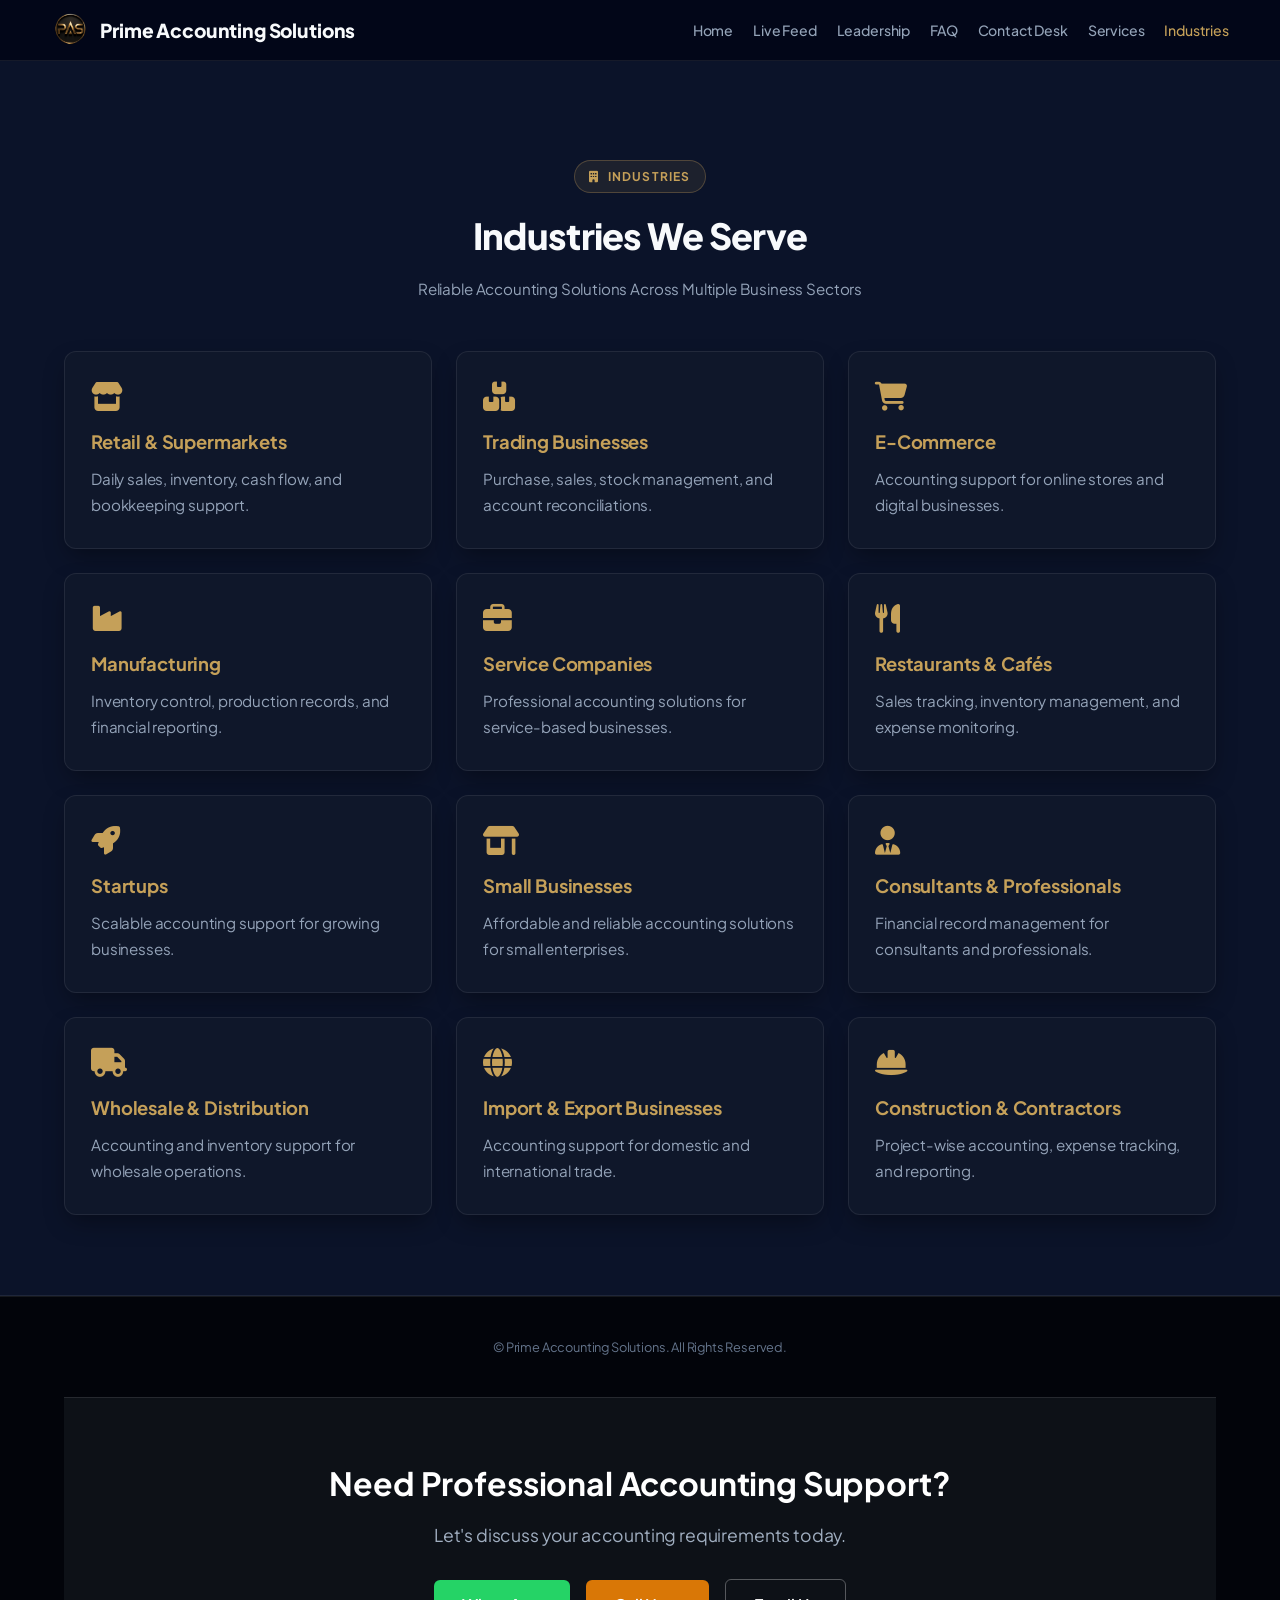
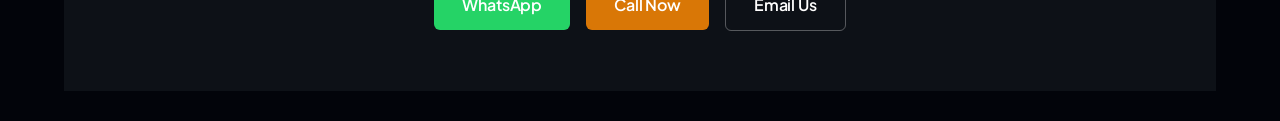
<file: industries.html>
<!DOCTYPE html>
<html lang="en">
<head>
  <meta charset="UTF-8">
  <meta name="viewport" content="width=device-width, initial-scale=1.0">
  <title>Industries We Serve | Prime Accounting Solutions</title>
  <link rel="icon" type="image/png" href="favicon.png">
  <link rel="preconnect" href="https://fonts.googleapis.com">
  <link rel="preconnect" href="https://fonts.gstatic.com" crossorigin>
  <link href="https://fonts.googleapis.com/css2?family=Plus+Jakarta+Sans:wght@300;400;500;600;700;800&family=Inter:wght@300;400;500;600;700&display=swap" rel="stylesheet">
  <link rel="stylesheet" href="https://cdnjs.cloudflare.com/ajax/libs/font-awesome/6.4.0/css/all.min.css">
  <style>
    /* =====================================================
       HIGH-PERFORMANCE MODERN ENTERPRISE THEME
       ===================================================== */
    :root {
      --bg-primary: #020617;
      --bg-secondary: #0B1329;
      --bg-card: #0F172A;
      --bg-card-hover: #1E293B;
      --accent-gold-light: #FDE68A;
      --accent-gold: #C5A059;
      --accent-gold-dark: #8C6A27;
      --text-primary: #F8FAFC;
      --text-secondary: #94A3B8;
      --text-muted: #64748B;
      --border-light: rgba(255, 255, 255, 0.08);
      --border-gold: rgba(197, 160, 89, 0.3);
      --shadow-card: 0 10px 25px -5px rgba(0, 0, 0, 0.4);
      --shadow-gold: 0 10px 25px -5px rgba(197, 160, 89, 0.2);
      --transition: all 0.25s cubic-bezier(0.16, 1, 0.3, 1);
    }
 /* 60 FPS Hardware Acceleration & Rendering Optimizations */
        * {
            margin: 0;
            padding: 0;
            box-sizing: border-box;
            font-family: 'Plus Jakarta Sans', 'Inter', -apple-system, BlinkMacSystemFont, sans-serif;
            -webkit-backface-visibility: hidden;
            backface-visibility: hidden;
        }
    
    * {
      margin: 0;
      padding: 0;
      box-sizing: border-box;
      font-family: 'Plus Jakarta Sans', 'Inter', -apple-system, BlinkMacSystemFont, sans-serif;
      -webkit-backface-visibility: hidden;
      backface-visibility: hidden;
    }

    html {
      scroll-behavior: smooth;
    }

    body {
      background-color: var(--bg-primary);
      color: var(--text-primary);
      line-height: 1.6;
      overflow-x: hidden;
      letter-spacing: -0.01em;
      -webkit-font-smoothing: antialiased;
    }

    p {
      color: var(--text-secondary);
      font-size: 0.95rem;
      line-height: 1.7;
      font-weight: 400;
    }

    strong {
      color: var(--accent-gold);
      font-weight: 600;
    }

    /* Scrollbar */
    ::-webkit-scrollbar { width: 6px; }
    ::-webkit-scrollbar-track { background: var(--bg-primary); }
    ::-webkit-scrollbar-thumb { background: rgba(197, 160, 89, 0.4); border-radius: 10px; }
    ::-webkit-scrollbar-thumb:hover { background: var(--accent-gold); }

    /* Navigation Header */
    header {
      background: rgba(2, 6, 23, 0.9);
      position: fixed;
      width: 100%;
      top: 0;
      z-index: 1000;
      border-bottom: 1px solid var(--border-light);
      padding: 12px 0;
      backdrop-filter: blur(10px);
    }

    nav {
      max-width: 1280px;
      margin: 0 auto;
      display: flex;
      align-items: center;
      justify-content: space-between;
      padding: 0 4%;
    }

    .logo {
      display: flex;
      align-items: center;
      gap: 12px;
      text-decoration: none;
      font-weight: 800;
      font-size: 1.2rem;
      color: var(--text-primary);
    }

    .logo img {
      height: 36px;
      width: auto;
      object-fit: contain;
    }

    .nav-links {
      display: flex;
      align-items: center;
      gap: 20px;
      list-style: none;
    }

    .nav-links a {
      color: var(--text-secondary);
      text-decoration: none;
      font-size: 0.88rem;
      font-weight: 500;
      padding: 6px 0;
      transition: var(--transition);
    }

    .nav-links a:hover,
    .nav-links a.active {
      color: var(--accent-gold);
    }

    /* Section Layout */
    .section-fluid-container {
      width: 100%;
      position: relative;
      border-bottom: 1px solid var(--border-light);
      background: var(--bg-secondary);
      padding-top: 100px; /* Offset for fixed header */
    }

    .section-wrapper {
      padding: 60px 5% 80px 5%;
      max-width: 1280px;
      margin: 0 auto;
      position: relative;
      z-index: 2;
    }

    /* Section Headers */
    .section-header {
      text-align: center;
      margin-bottom: 50px;
    }

    .section-tag {
      display: inline-flex;
      align-items: center;
      gap: 8px;
      padding: 6px 14px;
      margin-bottom: 14px;
      border-radius: 20px;
      background: rgba(197, 160, 89, 0.1);
      border: 1px solid var(--border-gold);
      color: var(--accent-gold);
      font-size: 0.75rem;
      font-weight: 700;
      letter-spacing: 1.2px;
      text-transform: uppercase;
    }

    .section-title {
      font-size: 2.25rem;
      font-weight: 800;
      letter-spacing: -0.02em;
      margin-bottom: 12px;
      color: var(--text-primary);
    }

    .section-subtitle {
      font-size: 0.95rem;
      color: var(--text-secondary);
      max-width: 600px;
      margin: 0 auto;
    }

    /* Grid & Cards Styling */
    .cards-grid {
      display: grid;
      grid-template-columns: repeat(auto-fit, minmax(280px, 1fr));
      gap: 24px;
    }

    .premium-glass-card {
      background: var(--bg-card);
      border: 1px solid var(--border-light);
      border-radius: 12px;
      padding: 30px 26px;
      box-shadow: var(--shadow-card);
      transition: var(--transition);
      position: relative;
      cursor: pointer;
    }

    .premium-glass-card:hover {
      transform: translateY(-4px);
      border-color: var(--border-gold);
      background: var(--bg-card-hover);
    }

    .card i {
      font-size: 1.8rem;
      color: var(--accent-gold);
      margin-bottom: 16px;
      display: inline-block;
    }

    .card h3 {
      font-size: 1.15rem;
      margin-bottom: 10px;
      font-weight: 700;
      color: var(--accent-gold);
    }

    /* Footer Interface */
    footer {
      background-color: #02040A;
      padding: 40px 5% 30px 5%;
      border-top: 1px solid var(--border-light);
    }

    .footer-content {
      max-width: 1280px;
      margin: 0 auto;
      text-align: center;
    }

    .footer-bottom {
      color: var(--text-muted);
      font-size: 0.8rem;
    }

    /* Responsive Breakpoints */
    @media (max-width: 992px) {
      nav {
        flex-direction: column;
        gap: 12px;
        padding: 0 2%;
      }
    }

    @media (max-width: 768px) {
      .nav-links {
        gap: 10px;
        flex-wrap: wrap;
        justify-content: center;
      }
      .section-wrapper {
        padding: 40px 4% 40px 4%;
      }
      .section-title {
        font-size: 1.75rem;
      }
    }
    /* Need Professional Accounting Support Section */
.support-section {
  background-color: #0d1117; /* Dark background matching your theme */
  border-top: 1px solid rgba(255, 255, 255, 0.1);
  padding: 60px 20px;
  text-align: center;
  margin-top: 40px;
}

.support-section .container {
  max-width: 800px;
  margin: 0 auto;
}

.support-section h2 {
  font-size: 2rem;
  font-weight: 700;
  color: #ffffff;
  margin-bottom: 12px;
}

.support-section p {
  font-size: 1.1rem;
  color: #a0aec0;
  margin-bottom: 28px;
}

/* Button Layout & Styling */
.support-buttons {
  display: flex;
  justify-content: center;
  align-items: center;
  gap: 16px;
  flex-wrap: wrap;
}

.support-buttons .btn {
  display: inline-block;
  padding: 12px 28px;
  font-size: 1rem;
  font-weight: 600;
  text-decoration: none;
  border-radius: 6px;
  transition: all 0.3s ease;
}

/* Individual Button Colors */
.whatsapp-btn {
  background-color: #25d366;
  color: #ffffff !important;
}

.whatsapp-btn:hover {
  background-color: #1eb954;
  transform: translateY(-2px);
}

.call-btn {
  background-color: #d97706; /* Gold/Orange primary color */
  color: #ffffff !important;
}

.call-btn:hover {
  background-color: #b45309;
  transform: translateY(-2px);
}

.email-btn {
  background-color: transparent;
  color: #ffffff !important;
  border: 1px solid rgba(255, 255, 255, 0.3);
}

.email-btn:hover {
  background-color: rgba(255, 255, 255, 0.1);
  border-color: #ffffff;
  transform: translateY(-2px);
}
  </style>
</head>
<body>

  <!-- Navigation Header -->
  <header>
    <nav>
      <a href="index.html" class="logo">
        <img src="Logo.png" alt="Prime Accounting Solutions Logo" onerror="this.style.display='none';"> 
        Prime Accounting Solutions
      </a>
      <ul class="nav-links">
        <li><a href="index.html">Home</a></li>
        <li><a href="index.html#feed">Live Feed</a></li>
        <li><a href="index.html#founder">Leadership</a></li>
        <li><a href="index.html#faq">FAQ</a></li>
        <li><a href="index.html#contact">Contact Desk</a></li>
        <li><a href="services.html">Services</a></li>
        <li><a href="industries.html" class="active">Industries</a></li>
      </ul>
    </nav>
  </header>

  <!-- Industries Main Section -->
  <div class="section-fluid-container" id="industries-fluid">
    <section class="section-wrapper" id="industries">
      <div class="section-header">
        <div class="section-tag"><i class="fa-solid fa-building"></i> Industries</div>
        <div class="section-title">Industries We Serve</div>
        <div class="section-subtitle">Reliable Accounting Solutions Across Multiple Business Sectors</div>
      </div>

      <div class="cards-grid">
        <div class="premium-glass-card card industry-card" data-industry="Retail & Supermarkets" onclick="trackIndustryClick('Retail & Supermarkets')">
          <i class="fa-solid fa-store"></i>
          <h3>Retail &amp; Supermarkets</h3>
          <p>Daily sales, inventory, cash flow, and bookkeeping support.</p>
        </div>

        <div class="premium-glass-card card industry-card" data-industry="Trading Businesses" onclick="trackIndustryClick('Trading Businesses')">
          <i class="fa-solid fa-boxes-stacked"></i>
          <h3>Trading Businesses</h3>
          <p>Purchase, sales, stock management, and account reconciliations.</p>
        </div>

        <div class="premium-glass-card card industry-card" data-industry="E-Commerce" onclick="trackIndustryClick('E-Commerce')">
          <i class="fa-solid fa-cart-shopping"></i>
          <h3>E-Commerce</h3>
          <p>Accounting support for online stores and digital businesses.</p>
        </div>

        <div class="premium-glass-card card industry-card" data-industry="Manufacturing" onclick="trackIndustryClick('Manufacturing')">
          <i class="fa-solid fa-industry"></i>
          <h3>Manufacturing</h3>
          <p>Inventory control, production records, and financial reporting.</p>
        </div>

        <div class="premium-glass-card card industry-card" data-industry="Service Companies" onclick="trackIndustryClick('Service Companies')">
          <i class="fa-solid fa-briefcase"></i>
          <h3>Service Companies</h3>
          <p>Professional accounting solutions for service-based businesses.</p>
        </div>

        <div class="premium-glass-card card industry-card" data-industry="Restaurants & Cafés" onclick="trackIndustryClick('Restaurants & Cafés')">
          <i class="fa-solid fa-utensils"></i>
          <h3>Restaurants &amp; Cafés</h3>
          <p>Sales tracking, inventory management, and expense monitoring.</p>
        </div>

        <div class="premium-glass-card card industry-card" data-industry="Startups" onclick="trackIndustryClick('Startups')">
          <i class="fa-solid fa-rocket"></i>
          <h3>Startups</h3>
          <p>Scalable accounting support for growing businesses.</p>
        </div>

        <div class="premium-glass-card card industry-card" data-industry="Small Businesses" onclick="trackIndustryClick('Small Businesses')">
          <i class="fa-solid fa-shop"></i>
          <h3>Small Businesses</h3>
          <p>Affordable and reliable accounting solutions for small enterprises.</p>
        </div>

        <div class="premium-glass-card card industry-card" data-industry="Consultants & Professionals" onclick="trackIndustryClick('Consultants & Professionals')">
          <i class="fa-solid fa-user-tie"></i>
          <h3>Consultants &amp; Professionals</h3>
          <p>Financial record management for consultants and professionals.</p>
        </div>

        <div class="premium-glass-card card industry-card" data-industry="Wholesale & Distribution" onclick="trackIndustryClick('Wholesale & Distribution')">
          <i class="fa-solid fa-truck"></i>
          <h3>Wholesale &amp; Distribution</h3>
          <p>Accounting and inventory support for wholesale operations.</p>
        </div>

        <div class="premium-glass-card card industry-card" data-industry="Import & Export Businesses" onclick="trackIndustryClick('Import & Export Businesses')">
          <i class="fa-solid fa-globe"></i>
          <h3>Import &amp; Export Businesses</h3>
          <p>Accounting support for domestic and international trade.</p>
        </div>

        <div class="premium-glass-card card industry-card" data-industry="Construction & Contractors" onclick="trackIndustryClick('Construction & Contractors')">
          <i class="fa-solid fa-hard-hat"></i>
          <h3>Construction &amp; Contractors</h3>
          <p>Project-wise accounting, expense tracking, and reporting.</p>
        </div>
      </div>
    </section>
  </div>

  <!-- Footer -->
  <footer>
    <div class="footer-content">
      <div class="footer-bottom">
        &copy; Prime Accounting Solutions. All Rights Reserved.
      </div>
    </div>
    <!-- Need Professional Accounting Support Section -->
<section class="support-section">
  <div class="container">
    <h2>Need Professional Accounting Support?</h2>
    <p>Let's discuss your accounting requirements today.</p>
    <div class="support-buttons">
      <a href="https://wa.me/" class="btn whatsapp-btn">WhatsApp</a>
      <a href="tel:" class="btn call-btn">Call Now</a>
      <a href="mailto:" class="btn email-btn">Email Us</a>
    </div>
  </div>
</section>
  </footer>

  <script>
    function trackIndustryClick(industryName) {
      if (typeof gtag === 'function') {
        gtag('event', 'select_content', {
          content_type: 'industry',
          item_id: industryName
        });
      }
    }
  </script>
</body>
</html>
</file>
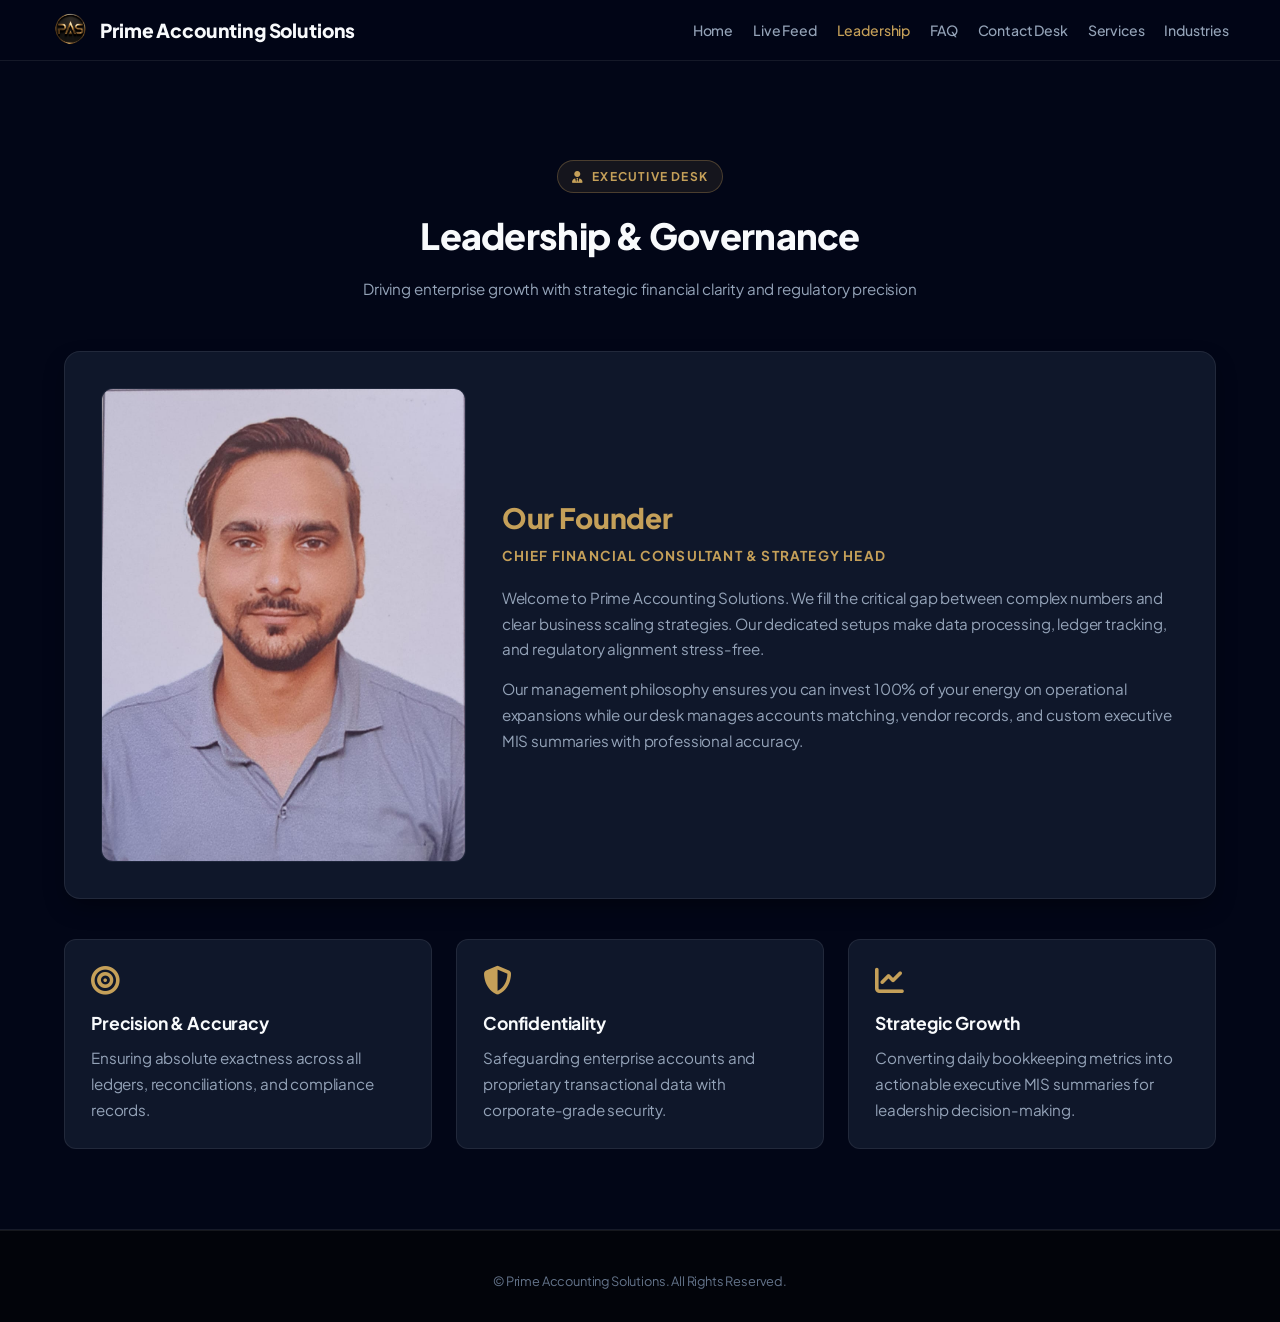
<file: leadership.html>
<!DOCTYPE html>
<html lang="en">
<head>
  <meta charset="UTF-8">
  <meta name="viewport" content="width=device-width, initial-scale=1.0">
  <title>Leadership & Vision | Prime Accounting Solutions</title>
  <link rel="icon" type="image/png" href="favicon.png">
  <link rel="preconnect" href="https://fonts.googleapis.com">
  <link rel="preconnect" href="https://fonts.gstatic.com" crossorigin>
  <link href="https://fonts.googleapis.com/css2?family=Plus+Jakarta+Sans:wght@300;400;500;600;700;800&family=Inter:wght@300;400;500;600;700&display=swap" rel="stylesheet">
  <link rel="stylesheet" href="https://cdnjs.cloudflare.com/ajax/libs/font-awesome/6.4.0/css/all.min.css">
  <style>
    /* =====================================================
       HIGH-PERFORMANCE MODERN ENTERPRISE THEME
       ===================================================== */
    :root {
      --bg-primary: #020617;
      --bg-secondary: #0B1329;
      --bg-card: #0F172A;
      --bg-card-hover: #1E293B;
      --accent-gold-light: #FDE68A;
      --accent-gold: #C5A059;
      --accent-gold-dark: #8C6A27;
      --text-primary: #F8FAFC;
      --text-secondary: #94A3B8;
      --text-muted: #64748B;
      --border-light: rgba(255, 255, 255, 0.08);
      --border-gold: rgba(197, 160, 89, 0.3);
      --shadow-card: 0 10px 25px -5px rgba(0, 0, 0, 0.4);
      --shadow-gold: 0 10px 25px -5px rgba(197, 160, 89, 0.2);
      --transition: all 0.25s cubic-bezier(0.16, 1, 0.3, 1);
    }

    * {
      margin: 0;
      padding: 0;
      box-sizing: border-box;
      font-family: 'Plus Jakarta Sans', 'Inter', -apple-system, BlinkMacSystemFont, sans-serif;
      -webkit-backface-visibility: hidden;
      backface-visibility: hidden;
    }

    html {
      scroll-behavior: smooth;
    }

    body {
      background-color: var(--bg-primary);
      color: var(--text-primary);
      line-height: 1.6;
      overflow-x: hidden;
      letter-spacing: -0.01em;
      -webkit-font-smoothing: antialiased;
    }

    p {
      color: var(--text-secondary);
      font-size: 0.95rem;
      line-height: 1.7;
      font-weight: 400;
      margin-bottom: 14px;
    }

    p:last-child {
      margin-bottom: 0;
    }

    strong {
      color: var(--accent-gold);
      font-weight: 600;
    }

    /* Scrollbar */
    ::-webkit-scrollbar { width: 6px; }
    ::-webkit-scrollbar-track { background: var(--bg-primary); }
    ::-webkit-scrollbar-thumb { background: rgba(197, 160, 89, 0.4); border-radius: 10px; }
    ::-webkit-scrollbar-thumb:hover { background: var(--accent-gold); }

    /* Navigation Header */
    header {
      background: rgba(2, 6, 23, 0.9);
      position: fixed;
      width: 100%;
      top: 0;
      z-index: 1000;
      border-bottom: 1px solid var(--border-light);
      padding: 12px 0;
      backdrop-filter: blur(10px);
    }

    nav {
      max-width: 1280px;
      margin: 0 auto;
      display: flex;
      align-items: center;
      justify-content: space-between;
      padding: 0 4%;
    }

    .logo {
      display: flex;
      align-items: center;
      gap: 12px;
      text-decoration: none;
      font-weight: 800;
      font-size: 1.2rem;
      color: var(--text-primary);
    }

    .logo img {
      height: 36px;
      width: auto;
      object-fit: contain;
    }

    .nav-links {
      display: flex;
      align-items: center;
      gap: 20px;
      list-style: none;
    }

    .nav-links a {
      color: var(--text-secondary);
      text-decoration: none;
      font-size: 0.88rem;
      font-weight: 500;
      padding: 6px 0;
      transition: var(--transition);
    }

    .nav-links a:hover,
    .nav-links a.active {
      color: var(--accent-gold);
    }

    /* Main Container Layout */
    .section-fluid-container {
      width: 100%;
      position: relative;
      border-bottom: 1px solid var(--border-light);
      background: var(--bg-primary);
      padding-top: 100px; /* Header Offset */
    }

    .section-wrapper {
      padding: 60px 5% 80px 5%;
      max-width: 1280px;
      margin: 0 auto;
      position: relative;
      z-index: 2;
    }

    /* Section Headers */
    .section-header {
      text-align: center;
      margin-bottom: 50px;
    }

    .section-tag {
      display: inline-flex;
      align-items: center;
      gap: 8px;
      padding: 6px 14px;
      margin-bottom: 14px;
      border-radius: 20px;
      background: rgba(197, 160, 89, 0.1);
      border: 1px solid var(--border-gold);
      color: var(--accent-gold);
      font-size: 0.75rem;
      font-weight: 700;
      letter-spacing: 1.2px;
      text-transform: uppercase;
    }

    .section-title {
      font-size: 2.25rem;
      font-weight: 800;
      letter-spacing: -0.02em;
      margin-bottom: 12px;
      color: var(--text-primary);
    }

    .section-subtitle {
      font-size: 0.95rem;
      color: var(--text-secondary);
      max-width: 600px;
      margin: 0 auto;
    }

    /* Founder Corporate Card Grid */
    .founder-grid {
      display: grid;
      grid-template-columns: 0.7fr 1.3fr;
      gap: 36px;
      align-items: center;
      background: var(--bg-card);
      border: 1px solid var(--border-light);
      padding: 36px;
      border-radius: 16px;
      box-shadow: var(--shadow-card);
      transition: var(--transition);
    }

    .founder-grid:hover {
      border-color: var(--border-gold);
    }

    .founder-img-wrapper {
      width: 100%;
      border-radius: 12px;
      overflow: hidden;
      border: 1px solid var(--border-light);
      background: var(--bg-secondary);
    }

    .founder-img-wrapper img {
      width: 100%;
      height: auto;
      display: block;
      object-fit: cover;
      transition: var(--transition);
    }

    .founder-grid:hover .founder-img-wrapper img {
      transform: scale(1.02);
    }

    .founder-details h3 {
      font-size: 1.75rem;
      font-weight: 800;
      margin-bottom: 4px;
      color: var(--accent-gold);
    }

    .founder-details .designation {
      color: var(--accent-gold);
      font-weight: 700;
      margin-bottom: 18px;
      font-size: 0.85rem;
      text-transform: uppercase;
      letter-spacing: 1.2px;
    }

    /* Core Pillars Cards */
    .pillars-grid {
      display: grid;
      grid-template-columns: repeat(auto-fit, minmax(280px, 1fr));
      gap: 24px;
      margin-top: 40px;
    }

    .pillar-card {
      background: var(--bg-card);
      border: 1px solid var(--border-light);
      border-radius: 12px;
      padding: 26px;
      transition: var(--transition);
    }

    .pillar-card:hover {
      transform: translateY(-4px);
      border-color: var(--border-gold);
      background: var(--bg-card-hover);
    }

    .pillar-card i {
      font-size: 1.8rem;
      color: var(--accent-gold);
      margin-bottom: 14px;
    }

    .pillar-card h4 {
      font-size: 1.1rem;
      color: var(--text-primary);
      font-weight: 700;
      margin-bottom: 8px;
    }

    /* Footer Interface */
    footer {
      background-color: #02040A;
      padding: 40px 5% 30px 5%;
      border-top: 1px solid var(--border-light);
    }

    .footer-content {
      max-width: 1280px;
      margin: 0 auto;
      text-align: center;
    }

    .footer-bottom {
      color: var(--text-muted);
      font-size: 0.8rem;
    }

    /* Media Queries */
    @media (max-width: 992px) {
      nav {
        flex-direction: column;
        gap: 12px;
        padding: 0 2%;
      }
      .founder-grid {
        grid-template-columns: 1fr;
        gap: 24px;
        padding: 24px;
      }
      .founder-img-wrapper {
        max-width: 280px;
        margin: 0 auto;
      }
    }

    @media (max-width: 768px) {
      .nav-links {
        gap: 10px;
        flex-wrap: wrap;
        justify-content: center;
      }
      .section-wrapper {
        padding: 40px 4% 40px 4%;
      }
      .section-title {
        font-size: 1.75rem;
      }
    }
       /* 60 FPS Hardware Acceleration & Rendering Optimizations */
        * {
            margin: 0;
            padding: 0;
            box-sizing: border-box;
            font-family: 'Plus Jakarta Sans', 'Inter', -apple-system, BlinkMacSystemFont, sans-serif;
            -webkit-backface-visibility: hidden;
            backface-visibility: hidden;
        }
  </style>
</head>
<body>

  <!-- Navigation Header -->
  <header>
    <nav>
      <a href="index.html" class="logo">
        <img src="Logo.png" alt="Prime Accounting Solutions Logo" onerror="this.style.display='none';"> 
        Prime Accounting Solutions
      </a>
      <ul class="nav-links">
        <li><a href="index.html">Home</a></li>
        <li><a href="index.html#feed">Live Feed</a></li>
        <li><a href="leadership.html" class="active">Leadership</a></li>
        <li><a href="index.html#faq">FAQ</a></li>
        <li><a href="index.html#contact">Contact Desk</a></li>
        <li><a href="services.html">Services</a></li>
        <li><a href="industries.html">Industries</a></li>
      </ul>
    </nav>
  </header>

  <!-- Leadership Main Section -->
  <div class="section-fluid-container" id="founder-fluid">
    <section class="section-wrapper" id="founder">
      <div class="section-header">
        <div class="section-tag"><i class="fa-solid fa-user-tie"></i> Executive Desk</div>
        <div class="section-title">Leadership & Governance</div>
        <div class="section-subtitle">Driving enterprise growth with strategic financial clarity and regulatory precision</div>
      </div>

      <div class="founder-grid">
        <div class="founder-img-wrapper">
          <img src="IMG-20250813-WA0000.jpg" alt="Founder Picture" onerror="this.src='https://images.unsplash.com/photo-1560250097-0b93528c311a?auto=format&fit=crop&w=600&q=80';">
        </div>
        <div class="founder-details">
          <h3>Our Founder</h3>
          <div class="designation">Chief Financial Consultant & Strategy Head</div>
          <p>Welcome to Prime Accounting Solutions. We fill the critical gap between complex numbers and clear business scaling strategies. Our dedicated setups make data processing, ledger tracking, and regulatory alignment stress-free.</p>
          <p>Our management philosophy ensures you can invest 100% of your energy on operational expansions while our desk manages accounts matching, vendor records, and custom executive MIS summaries with professional accuracy.</p>
        </div>
      </div>

      <!-- Core Leadership Values -->
      <div class="pillars-grid">
        <div class="pillar-card">
          <i class="fa-solid fa-bullseye"></i>
          <h4>Precision &amp; Accuracy</h4>
          <p>Ensuring absolute exactness across all ledgers, reconciliations, and compliance records.</p>
        </div>
        <div class="pillar-card">
          <i class="fa-solid fa-shield-halved"></i>
          <h4>Confidentiality</h4>
          <p>Safeguarding enterprise accounts and proprietary transactional data with corporate-grade security.</p>
        </div>
        <div class="pillar-card">
          <i class="fa-solid fa-chart-line"></i>
          <h4>Strategic Growth</h4>
          <p>Converting daily bookkeeping metrics into actionable executive MIS summaries for leadership decision-making.</p>
        </div>
      </div>
    </section>
  </div>

  <!-- Footer Interface -->
  <footer>
    <div class="footer-content">
      <div class="footer-bottom">
        &copy; Prime Accounting Solutions. All Rights Reserved.
      </div>
    </div>
  </footer>

</body>
</html>
</file>
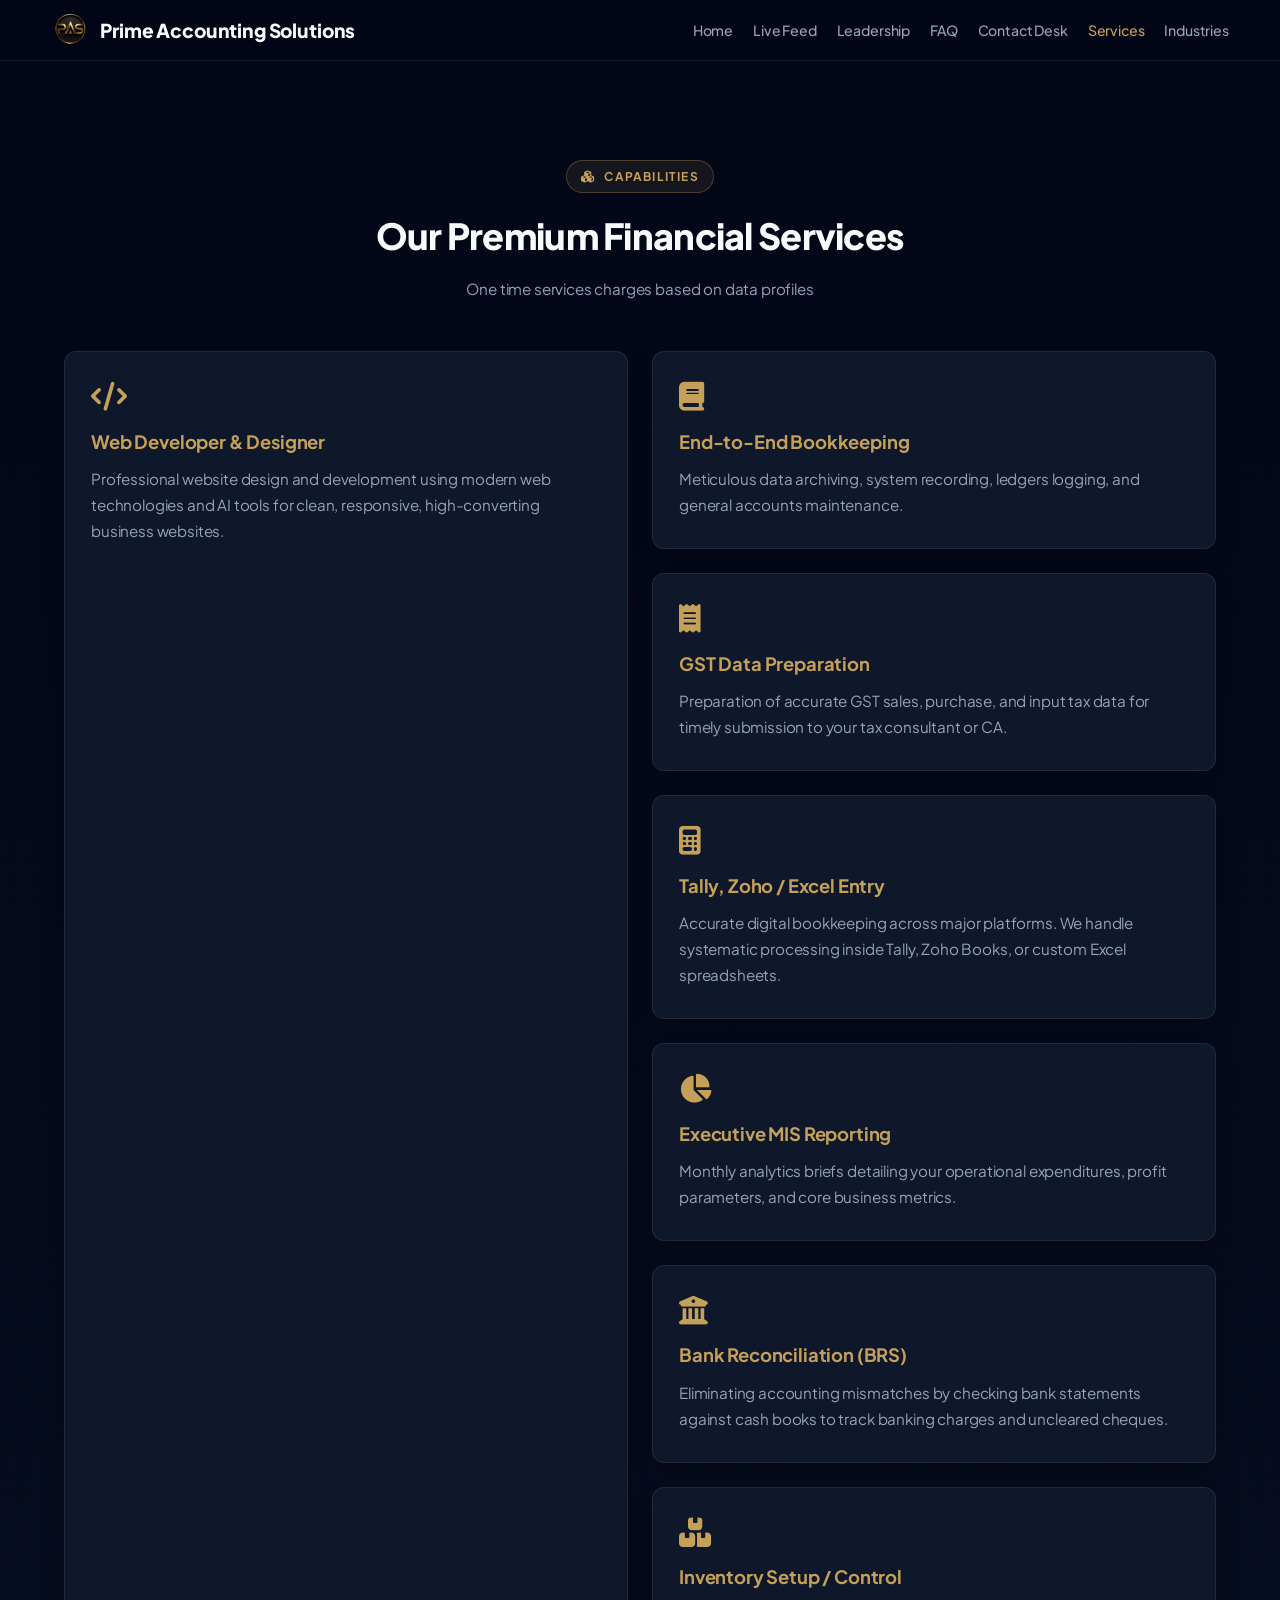
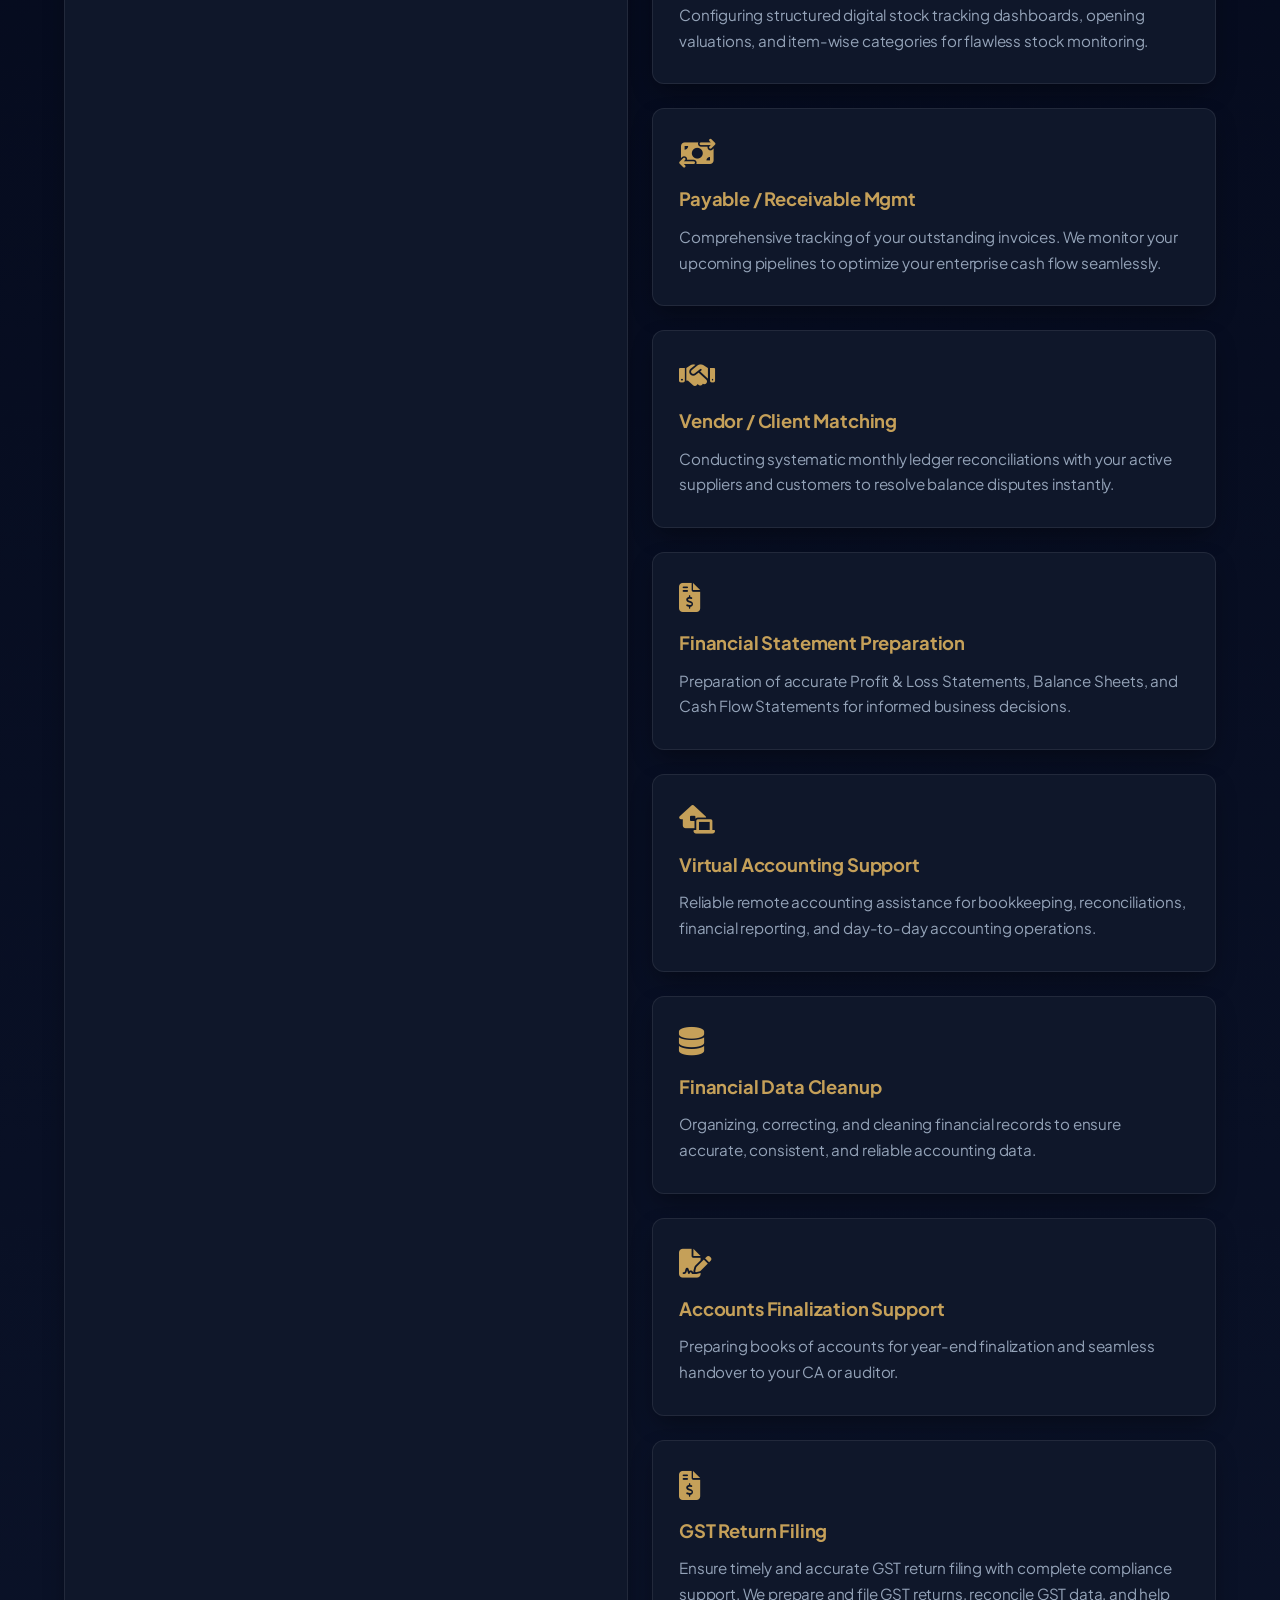
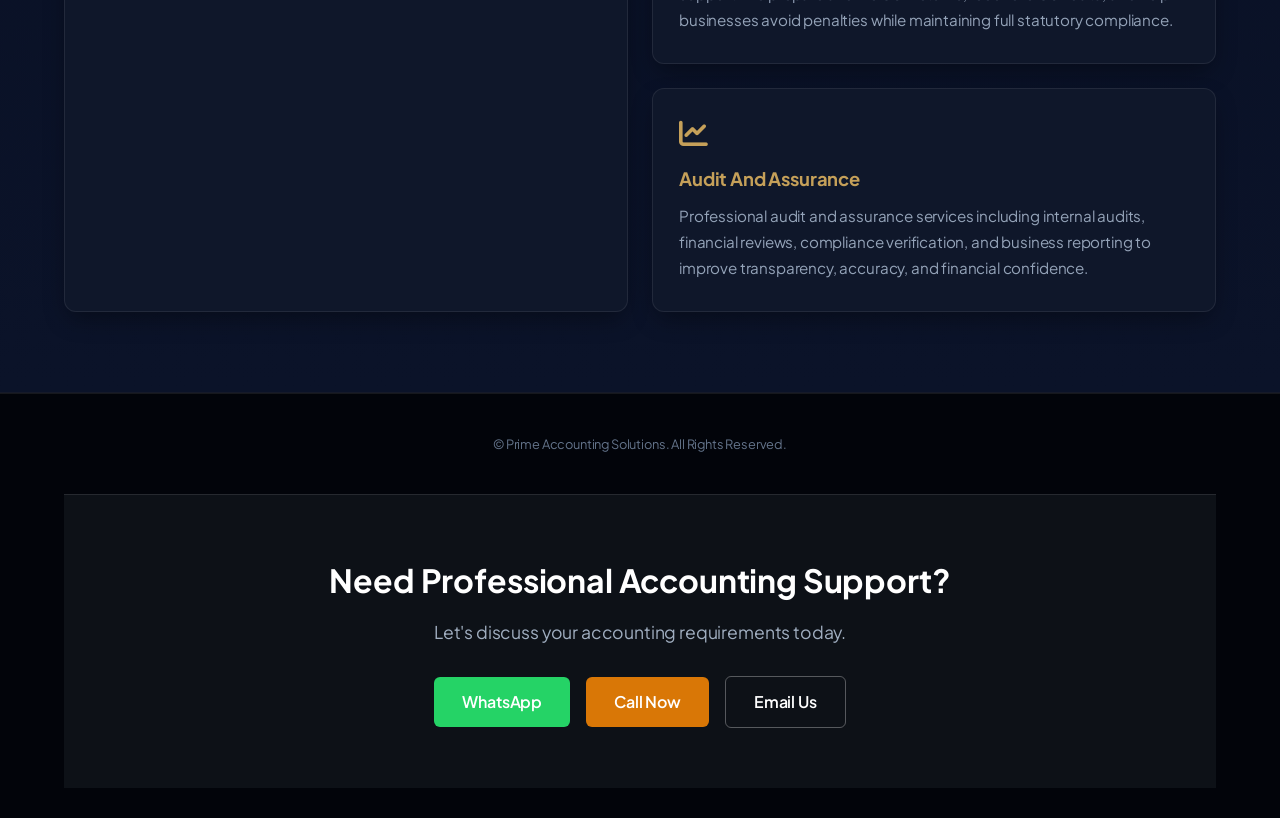
<file: services.html>
<!DOCTYPE html>
<html lang="en">
<head>
  <meta charset="UTF-8">
  <meta name="viewport" content="width=device-width, initial-scale=1.0">
  <title>Our Services | Prime Accounting Solutions</title>
  <link rel="icon" type="image/png" href="favicon.png">
  <link rel="preconnect" href="https://fonts.googleapis.com">
  <link rel="preconnect" href="https://fonts.gstatic.com" crossorigin>
  <link href="https://fonts.googleapis.com/css2?family=Plus+Jakarta+Sans:wght@300;400;500;600;700;800&family=Inter:wght@300;400;500;600;700&display=swap" rel="stylesheet">
  <link rel="stylesheet" href="https://cdnjs.cloudflare.com/ajax/libs/font-awesome/6.4.0/css/all.min.css">
  <style>
    /* =====================================================
       HIGH-PERFORMANCE MODERN ENTERPRISE THEME
       ===================================================== */
    :root {
      --bg-primary: #020617;
      --bg-secondary: #0B1329;
      --bg-card: #0F172A;
      --bg-card-hover: #1E293B;
      --accent-gold-light: #FDE68A;
      --accent-gold: #C5A059;
      --accent-gold-dark: #8C6A27;
      --text-primary: #F8FAFC;
      --text-secondary: #94A3B8;
      --text-muted: #64748B;
      --border-light: rgba(255, 255, 255, 0.08);
      --border-gold: rgba(197, 160, 89, 0.3);
      --shadow-card: 0 10px 25px -5px rgba(0, 0, 0, 0.4);
      --shadow-gold: 0 10px 25px -5px rgba(197, 160, 89, 0.2);
      --transition: all 0.25s cubic-bezier(0.16, 1, 0.3, 1);
    }
 /* 60 FPS Hardware Acceleration & Rendering Optimizations */
        * {
            margin: 0;
            padding: 0;
            box-sizing: border-box;
            font-family: 'Plus Jakarta Sans', 'Inter', -apple-system, BlinkMacSystemFont, sans-serif;
            -webkit-backface-visibility: hidden;
            backface-visibility: hidden;
        }
    
    * {
      margin: 0;
      padding: 0;
      box-sizing: border-box;
      font-family: 'Plus Jakarta Sans', 'Inter', -apple-system, BlinkMacSystemFont, sans-serif;
      -webkit-backface-visibility: hidden;
      backface-visibility: hidden;
    }

    html {
      scroll-behavior: smooth;
    }

    body {
      background-color: var(--bg-primary);
      color: var(--text-primary);
      line-height: 1.6;
      overflow-x: hidden;
      letter-spacing: -0.01em;
      -webkit-font-smoothing: antialiased;
    }

    p {
      color: var(--text-secondary);
      font-size: 0.95rem;
      line-height: 1.7;
      font-weight: 400;
    }

    strong {
      color: var(--accent-gold);
      font-weight: 600;
    }

    /* Scrollbar */
    ::-webkit-scrollbar { width: 6px; }
    ::-webkit-scrollbar-track { background: var(--bg-primary); }
    ::-webkit-scrollbar-thumb { background: rgba(197, 160, 89, 0.4); border-radius: 10px; }
    ::-webkit-scrollbar-thumb:hover { background: var(--accent-gold); }

    /* Navigation Header */
    header {
      background: rgba(2, 6, 23, 0.9);
      position: fixed;
      width: 100%;
      top: 0;
      z-index: 1000;
      border-bottom: 1px solid var(--border-light);
      padding: 12px 0;
      backdrop-filter: blur(10px);
    }

    nav {
      max-width: 1280px;
      margin: 0 auto;
      display: flex;
      align-items: center;
      justify-content: space-between;
      padding: 0 4%;
    }

    .logo {
      display: flex;
      align-items: center;
      gap: 12px;
      text-decoration: none;
      font-weight: 800;
      font-size: 1.2rem;
      color: var(--text-primary);
    }

    .logo img {
      height: 36px;
      width: auto;
      object-fit: contain;
    }

    .nav-links {
      display: flex;
      align-items: center;
      gap: 20px;
      list-style: none;
    }

    .nav-links a {
      color: var(--text-secondary);
      text-decoration: none;
      font-size: 0.88rem;
      font-weight: 500;
      padding: 6px 0;
      transition: var(--transition);
    }

    .nav-links a:hover,
    .nav-links a.active {
      color: var(--accent-gold);
    }

    /* Section Layout */
    .section-fluid-container {
      width: 100%;
      position: relative;
      border-bottom: 1px solid var(--border-light);
      background: linear-gradient(180deg, var(--bg-primary) 0%, var(--bg-secondary) 100%);
      padding-top: 100px; /* Offset for fixed header */
    }

    .section-wrapper {
      padding: 60px 5% 80px 5%;
      max-width: 1280px;
      margin: 0 auto;
      position: relative;
      z-index: 2;
    }

    /* Section Headers */
    .section-header {
      text-align: center;
      margin-bottom: 50px;
    }

    .section-tag {
      display: inline-flex;
      align-items: center;
      gap: 8px;
      padding: 6px 14px;
      margin-bottom: 14px;
      border-radius: 20px;
      background: rgba(197, 160, 89, 0.1);
      border: 1px solid var(--border-gold);
      color: var(--accent-gold);
      font-size: 0.75rem;
      font-weight: 700;
      letter-spacing: 1.2px;
      text-transform: uppercase;
    }

    .section-title {
      font-size: 2.25rem;
      font-weight: 800;
      letter-spacing: -0.02em;
      margin-bottom: 12px;
      color: var(--text-primary);
    }

    .section-subtitle {
      font-size: 0.95rem;
      color: var(--text-secondary);
      max-width: 600px;
      margin: 0 auto;
    }

    /* Grid & Cards Styling */
    .cards-grid {
      display: grid;
      grid-template-columns: repeat(auto-fit, minmax(280px, 1fr));
      gap: 24px;
    }

    .premium-glass-card {
      background: var(--bg-card);
      border: 1px solid var(--border-light);
      border-radius: 12px;
      padding: 30px 26px;
      box-shadow: var(--shadow-card);
      transition: var(--transition);
      position: relative;
      cursor: pointer;
    }

    .premium-glass-card:hover {
      transform: translateY(-4px);
      border-color: var(--border-gold);
      background: var(--bg-card-hover);
    }

    .card i {
      font-size: 1.8rem;
      color: var(--accent-gold);
      margin-bottom: 16px;
      display: inline-block;
    }

    .card h3 {
      font-size: 1.15rem;
      margin-bottom: 10px;
      font-weight: 700;
      color: var(--accent-gold);
    }

    /* Buttons Styling */
    .cta-btn-gold:hover {
      transform: translateY(-2px);
      background: linear-gradient(135deg, #FFFFFF, var(--accent-gold));
    }

    .cta-btn-outline {
      background: transparent;
      color: var(--accent-gold) !important;
      border: 1px solid var(--border-gold) !important;
    }

    /* Footer Interface */
    footer {
      background-color: #02040A;
      padding: 40px 5% 30px 5%;
      border-top: 1px solid var(--border-light);
    }

    .footer-content {
      max-width: 1280px;
      margin: 0 auto;
      text-align: center;
    }

    .footer-bottom {
      color: var(--text-muted);
      font-size: 0.8rem;
    }

    /* Responsive Breakpoints */
    @media (max-width: 992px) {
      nav {
        flex-direction: column;
        gap: 12px;
        padding: 0 2%;
      }
    }

    @media (max-width: 768px) {
      .nav-links {
        gap: 10px;
        flex-wrap: wrap;
        justify-content: center;
      }
      .section-wrapper {
        padding: 40px 4% 40px 4%;
      }
      .section-title {
        font-size: 1.75rem;
      }
    }
    /* Need Professional Accounting Support Section */
.support-section {
  background-color: #0d1117; /* Dark background matching your theme */
  border-top: 1px solid rgba(255, 255, 255, 0.1);
  padding: 60px 20px;
  text-align: center;
  margin-top: 40px;
}

.support-section .container {
  max-width: 800px;
  margin: 0 auto;
}

.support-section h2 {
  font-size: 2rem;
  font-weight: 700;
  color: #ffffff;
  margin-bottom: 12px;
}

.support-section p {
  font-size: 1.1rem;
  color: #a0aec0;
  margin-bottom: 28px;
}

/* Button Layout & Styling */
.support-buttons {
  display: flex;
  justify-content: center;
  align-items: center;
  gap: 16px;
  flex-wrap: wrap;
}

.support-buttons .btn {
  display: inline-block;
  padding: 12px 28px;
  font-size: 1rem;
  font-weight: 600;
  text-decoration: none;
  border-radius: 6px;
  transition: all 0.3s ease;
}

/* Individual Button Colors */
.whatsapp-btn {
  background-color: #25d366;
  color: #ffffff !important;
}

.whatsapp-btn:hover {
  background-color: #1eb954;
  transform: translateY(-2px);
}

.call-btn {
  background-color: #d97706; /* Gold/Orange primary color */
  color: #ffffff !important;
}

.call-btn:hover {
  background-color: #b45309;
  transform: translateY(-2px);
}

.email-btn {
  background-color: transparent;
  color: #ffffff !important;
  border: 1px solid rgba(255, 255, 255, 0.3);
}

.email-btn:hover {
  background-color: rgba(255, 255, 255, 0.1);
  border-color: #ffffff;
  transform: translateY(-2px);
}
  </style>
</head>
<body>

  <!-- Navigation Header -->
  <header>
    <nav>
      <a href="index.html" class="logo">
        <img src="Logo.png" alt="Prime Accounting Solutions Logo" onerror="this.style.display='none';"> 
        Prime Accounting Solutions
      </a>
      <ul class="nav-links">
        <li><a href="index.html">Home</a></li>
        <li><a href="index.html#feed">Live Feed</a></li>
        <li><a href="index.html#founder">Leadership</a></li>
        <li><a href="index.html#faq">FAQ</a></li>
        <li><a href="index.html#contact">Contact Desk</a></li>
        <li><a href="services.html" class="active">Services</a></li>
        <li><a href="industries.html">Industries</a></li>
      </ul>
    </nav>
  </header>

  <!-- Services Main Section -->
  <div class="section-fluid-container" id="services-fluid">
    <section class="section-wrapper" id="services">
      <div class="section-header">
        <div class="section-tag"><i class="fa-solid fa-cubes"></i> Capabilities</div>
        <div class="section-title">Our Premium Financial Services</div>
        <div class="section-subtitle">One time services charges based on data profiles</div>
      </div>

       <div class="cards-grid">
        <div class="premium-glass-card card service-card" data-service="Web Developer & Designer" onclick="trackServiceClick('Web Developer & Designer')">
          <i class="fa-solid fa-code"></i>
          <h3>Web Developer & Designer</h3>
          <p>Professional website design and development using modern web technologies and AI tools for clean, responsive, high-converting business websites.</p>
        </div>
      
      <div class="cards-grid">
        <div class="premium-glass-card card service-card" data-service="End-to-End Bookkeeping" onclick="trackServiceClick('End-to-End Bookkeeping')">
          <i class="fa-solid fa-book"></i>
          <h3>End-to-End Bookkeeping</h3>
          <p>Meticulous data archiving, system recording, ledgers logging, and general accounts maintenance.</p>
        </div>

        <div class="premium-glass-card card service-card" data-service="GST Data Preparation" onclick="trackServiceClick('GST Data Preparation')">
          <i class="fa-solid fa-receipt"></i>
          <h3>GST Data Preparation</h3>
          <p>Preparation of accurate GST sales, purchase, and input tax data for timely submission to your tax consultant or CA.</p>
        </div>

        <div class="premium-glass-card card service-card" data-service="Tally, Zoho / Excel Entry" onclick="trackServiceClick('Tally, Zoho & Excel Entry')">
          <i class="fa-solid fa-calculator"></i>
          <h3>Tally, Zoho / Excel Entry</h3>
          <p>Accurate digital bookkeeping across major platforms. We handle systematic processing inside Tally, Zoho Books, or custom Excel spreadsheets.</p>
        </div>

        <div class="premium-glass-card card service-card" data-service="Executive MIS Reporting" onclick="trackServiceClick('Executive MIS Reporting')">
          <i class="fa-solid fa-chart-pie"></i>
          <h3>Executive MIS Reporting</h3>
          <p>Monthly analytics briefs detailing your operational expenditures, profit parameters, and core business metrics.</p>
        </div>

        <div class="premium-glass-card card service-card" data-service="Bank Reconciliation (BRS)" onclick="trackServiceClick('Bank Reconciliation (BRS)')">
          <i class="fa-solid fa-building-columns"></i>
          <h3>Bank Reconciliation (BRS)</h3>
          <p>Eliminating accounting mismatches by checking bank statements against cash books to track banking charges and uncleared cheques.</p>
        </div>

        <div class="premium-glass-card card service-card" data-service="Inventory Setup / Control" onclick="trackServiceClick('Inventory Setup / Control')">
          <i class="fa-solid fa-boxes-stacked"></i>
          <h3>Inventory Setup / Control</h3>
          <p>Configuring structured digital stock tracking dashboards, opening valuations, and item-wise categories for flawless stock monitoring.</p>
        </div>

        <div class="premium-glass-card card service-card" data-service="Payable / Receivable Mgmt" onclick="trackServiceClick('Payable / Receivable Mgmt')">
          <i class="fa-solid fa-money-bill-transfer"></i>
          <h3>Payable / Receivable Mgmt</h3>
          <p>Comprehensive tracking of your outstanding invoices. We monitor your upcoming pipelines to optimize your enterprise cash flow seamlessly.</p>
        </div>

        <div class="premium-glass-card card service-card" data-service="Vendor / Client Matching" onclick="trackServiceClick('Vendor / Client Matching')">
          <i class="fa-solid fa-handshake"></i>
          <h3>Vendor / Client Matching</h3>
          <p>Conducting systematic monthly ledger reconciliations with your active suppliers and customers to resolve balance disputes instantly.</p>
        </div>

        <div class="premium-glass-card card service-card" data-service="Financial Statement Preparation" onclick="trackServiceClick('Financial Statement Preparation')">
          <i class="fa-solid fa-file-invoice-dollar"></i>
          <h3>Financial Statement Preparation</h3>
          <p>Preparation of accurate Profit &amp; Loss Statements, Balance Sheets, and Cash Flow Statements for informed business decisions.</p>
        </div>

        <div class="premium-glass-card card service-card" data-service="Virtual Accounting Support" onclick="trackServiceClick('Virtual Accounting Support')">
          <i class="fa-solid fa-laptop-house"></i>
          <h3>Virtual Accounting Support</h3>
          <p>Reliable remote accounting assistance for bookkeeping, reconciliations, financial reporting, and day-to-day accounting operations.</p>
        </div>

        <div class="premium-glass-card card service-card" data-service="Financial Data Cleanup" onclick="trackServiceClick('Financial Data Cleanup')">
          <i class="fa-solid fa-database"></i>
          <h3>Financial Data Cleanup</h3>
          <p>Organizing, correcting, and cleaning financial records to ensure accurate, consistent, and reliable accounting data.</p>
        </div>

        <div class="premium-glass-card card service-card" data-service="Accounts Finalization Support" onclick="trackServiceClick('Accounts Finalization Support')">
          <i class="fa-solid fa-file-signature"></i>
          <h3>Accounts Finalization Support</h3>
          <p>Preparing books of accounts for year-end finalization and seamless handover to your CA or auditor.</p>
        </div>

        <div class="premium-glass-card card service-card" data-service="GST Return Filing" onclick="trackServiceClick('GST Return Filing')">
          <i class="fa-solid fa-file-invoice-dollar"></i>
          <h3>GST Return Filing</h3>
          <p>Ensure timely and accurate GST return filing with complete compliance support. We prepare and file GST returns, reconcile GST data, and help businesses avoid penalties while maintaining full statutory compliance.</p>
        </div>

        <div class="premium-glass-card card service-card" data-service="Audit And Assurance" onclick="trackServiceClick('Audit And Assurance')">
          <i class="fa-solid fa-chart-line"></i>
          <h3>Audit And Assurance</h3>
          <p>Professional audit and assurance services including internal audits, financial reviews, compliance verification, and business reporting to improve transparency, accuracy, and financial confidence.</p>
        </div>
      </div>
    </section>
  </div>

  <!-- Footer -->
  <footer>
    <div class="footer-content">
      <div class="footer-bottom">
        &copy; Prime Accounting Solutions. All Rights Reserved.
      </div>
    </div>
    <!-- Need Professional Accounting Support Section -->
<section class="support-section">
  <div class="container">
    <h2>Need Professional Accounting Support?</h2>
    <p>Let's discuss your accounting requirements today.</p>
    <div class="support-buttons">
      <a href="https://wa.me/" class="btn whatsapp-btn">WhatsApp</a>
      <a href="tel:" class="btn call-btn">Call Now</a>
      <a href="mailto:" class="btn email-btn">Email Us</a>
    </div>
  </div>
</section>
  </footer>

  <script>
    function trackServiceClick(serviceName) {
      if (typeof gtag === 'function') {
        gtag('event', 'select_content', {
          content_type: 'service',
          item_id: serviceName
        });
      }
    }
  </script>
</body>
</html>
</file>
